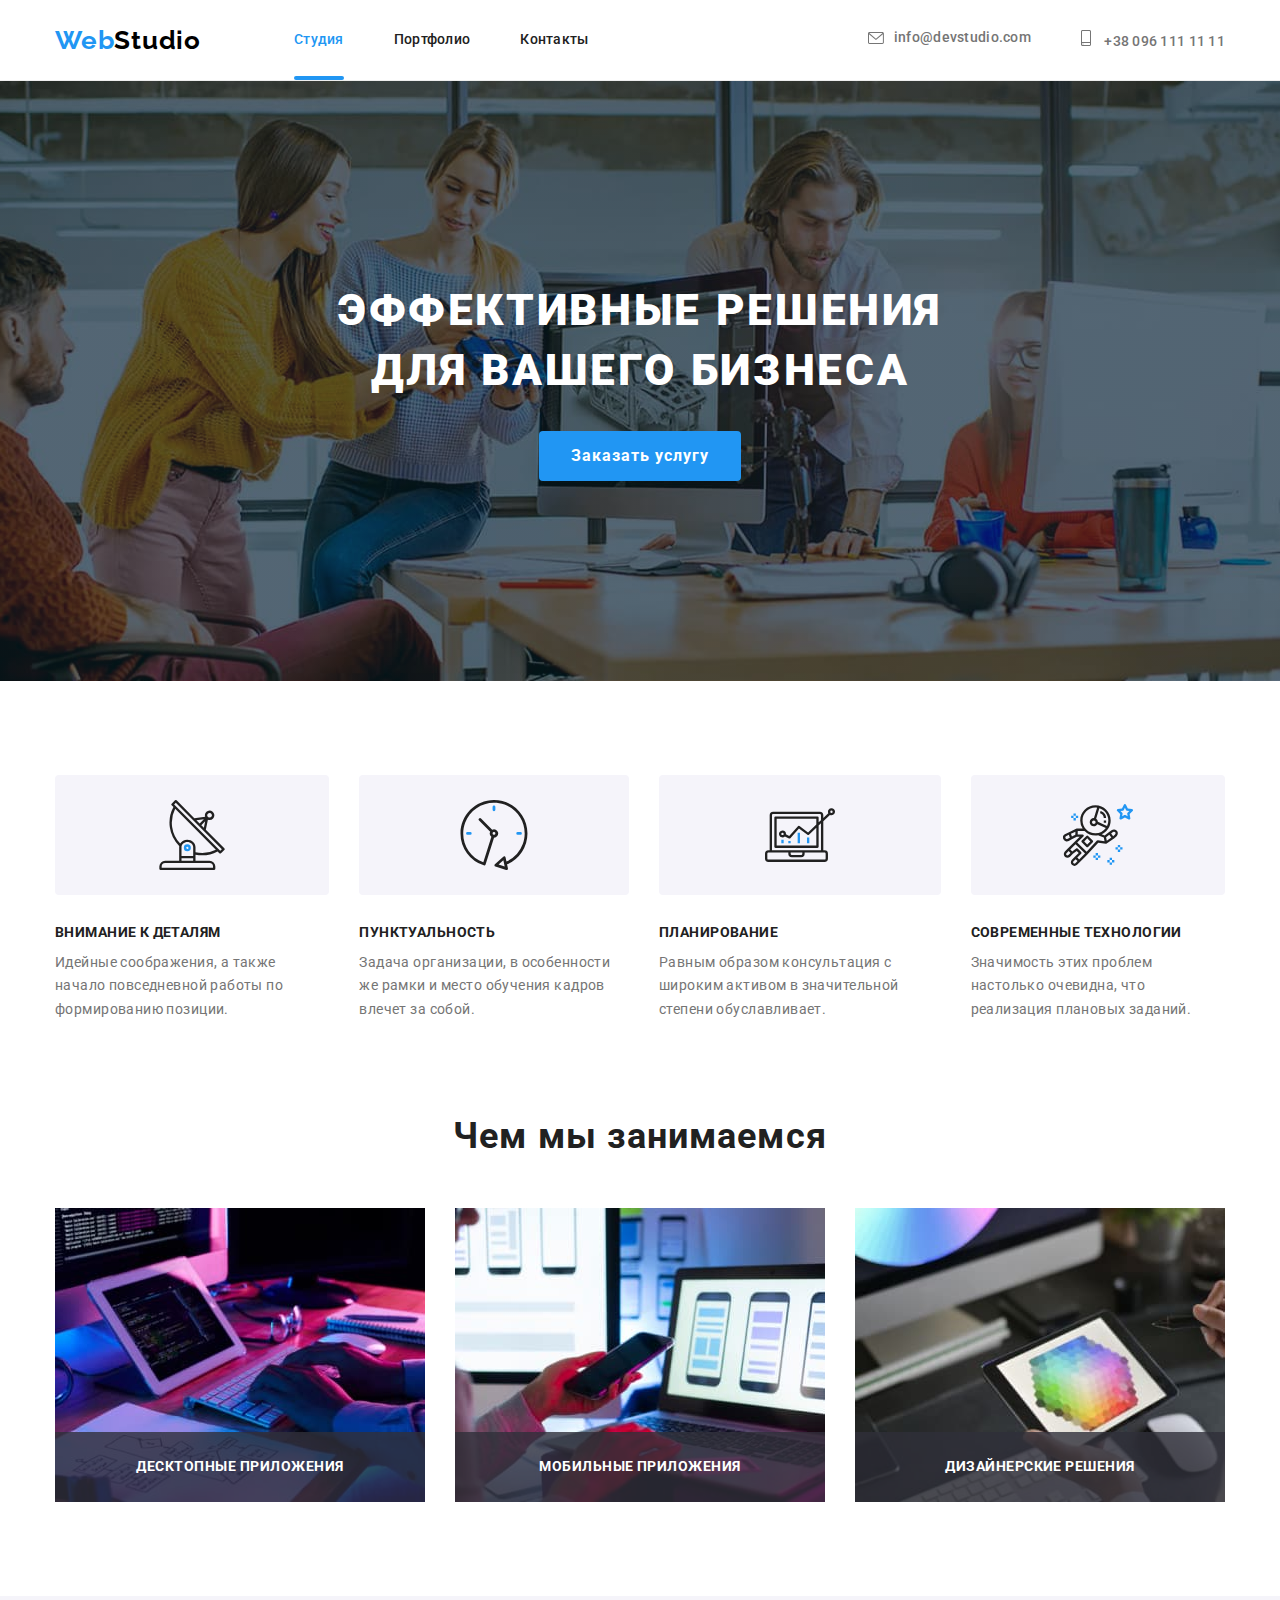
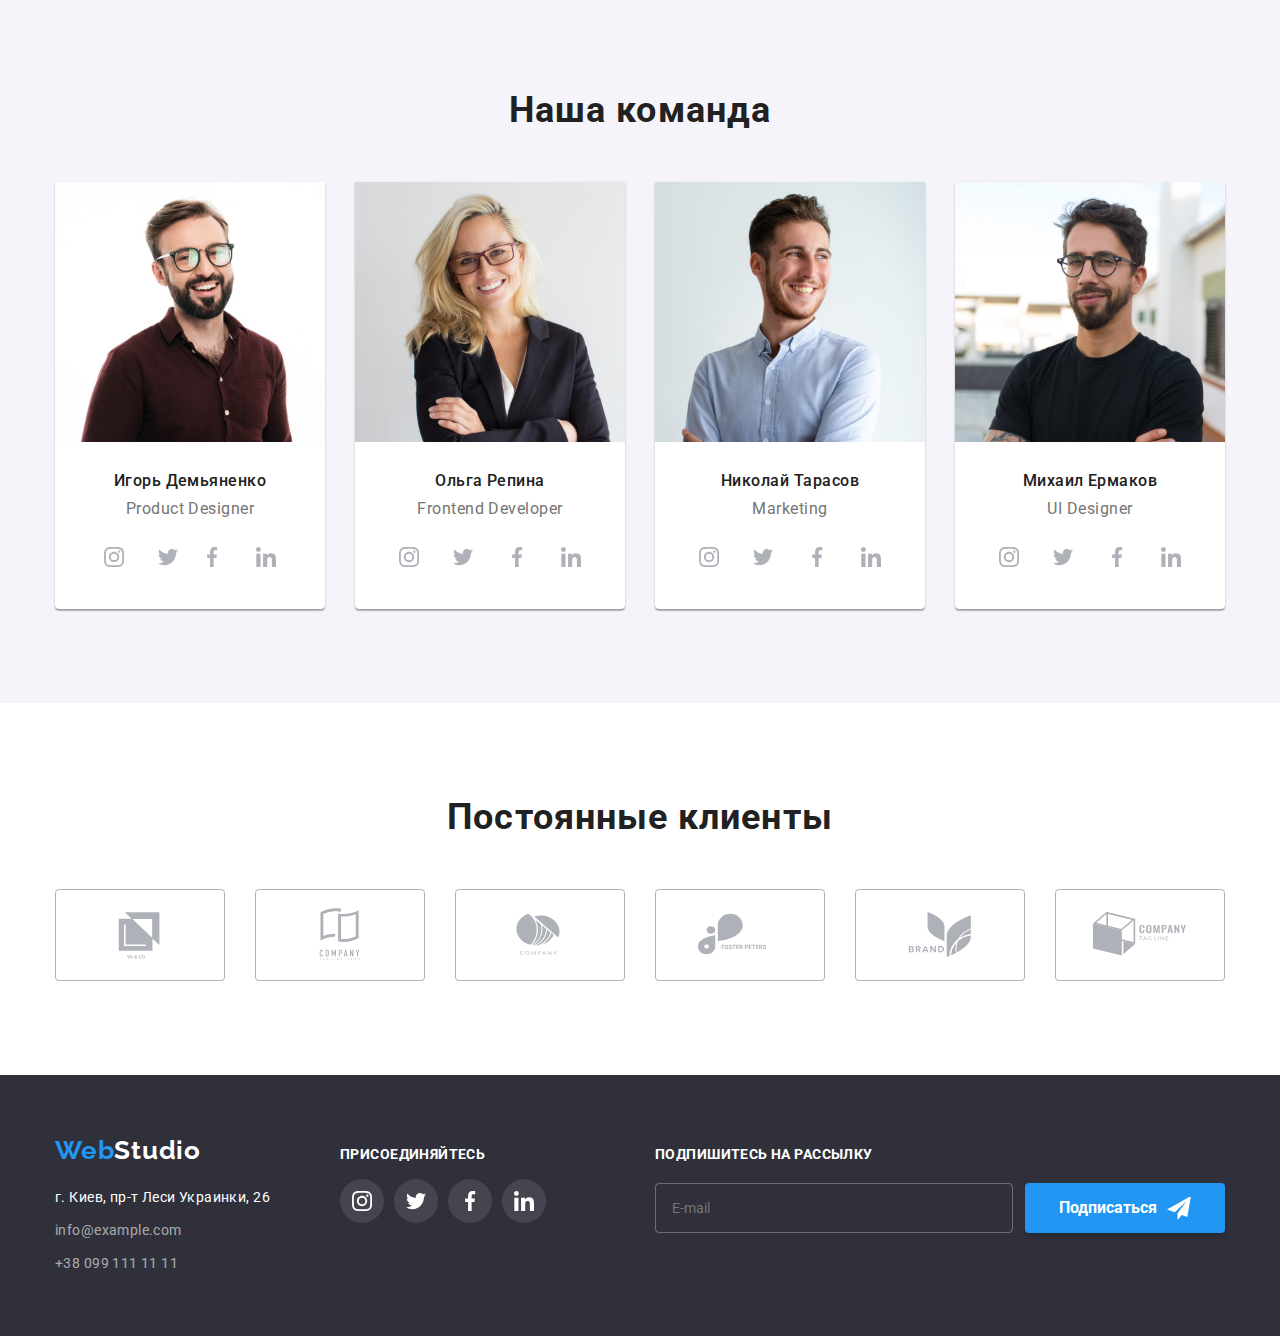
<file: index.html>
<!DOCTYPE html>
<html lang="ru">
  <head>
    <meta charset="UTF-8" />
    <meta http-equiv="X-UA-Compatible" content="IE=edge" />
    <meta name="viewport" content="width=device-width, initial-scale=1.0" />
    <title>Студия</title>
    <link
      rel="stylesheet"
      href="https://cdnjs.cloudflare.com/ajax/libs/modern-normalize/1.1.0/modern-normalize.min.css"
    />
    <link rel="stylesheet" href="./css/style.css" />
    <link
      href="https://fonts.googleapis.com/css2?family=Raleway:wght@400;700&family=Roboto:wght@400;500;700;900&display=swap"
      rel="stylesheet"
    />
  </head>
  <body>
    <header class="page-header">
      <!-- nav-sec -->
      <div class="container head">
        <nav class="nav-panel">
          <a class="logo" href="/">
            <span class="logo__web">Web</span
            ><span class="logo__studio">Studio</span>
          </a>
          <ul class="nav-pages">
            <li><a class="current" href="./index.html">Студия</a></li>
            <li><a href="./portfolio.html">Портфолио</a></li>
            <li><a href="">Контакты</a></li>
          </ul>
        </nav>
        <ul class="nav-contact">
          <li class="nav-contact__mail">
            <a href="mailto:info@devstudio.com">
              <svg class="nav-contact__icon" width="16" height="12">
                <use href="img/icon.svg#envelope"></use>
              </svg>
              info@devstudio.com
            </a>
          </li>
          <li class="nav-contact__tel">
            <a href="tel:+380961111111">
              <svg class="nav-contact__icon" width="10" height="16">
                <use href="img/icon.svg#smartphone"></use>
              </svg>
              +38 096 111 11 11
            </a>
          </li>
        </ul>
      </div>
    </header>
    <main>
      <!-- hero -->

      <section class="section basic-theme">
        <div class="back">
          <div class="container hero">
            <h1 class="hero__title">Эффективные решения для вашего бизнеса</h1>
            <button type="button" class="hero__button" data-modal-open>
              Заказать услугу
            </button>
          </div>
        </div>
      </section>

      <!-- peculiarities -->

      <section class="section pecul">
        <div class="container">
          <ul class="pecul__list">
            <li class="pecul__item">
              <div class="pecul__iconblock">
                <svg class="pecul__icon">
                  <use href="img/icon.svg#antenna"></use>
                </svg>
              </div>
              <h3 class="pecul__head">Внимание к деталям</h3>
              <p class="pecul__parag">
                Идейные соображения, а также начало повседневной работы по
                формированию позиции.
              </p>
            </li>
            <li class="pecul__item">
              <div class="pecul__iconblock">
                <svg class="pecul__icon">
                  <use href="img/icon.svg#clock"></use>
                </svg>
              </div>
              <h3 class="pecul__head">Пунктуальность</h3>
              <p class="pecul__parag">
                Задача организации, в особенности же рамки и место обучения
                кадров влечет за собой.
              </p>
            </li>
            <li class="pecul__item">
              <div class="pecul__iconblock">
                <svg class="pecul__icon">
                  <use href="img/icon.svg#diagram"></use>
                </svg>
              </div>
              <h3 class="pecul__head">Планирование</h3>
              <p class="pecul__parag">
                Равным образом консультация с широким активом в значительной
                степени обуславливает.
              </p>
            </li>
            <li class="pecul__item">
              <div class="pecul__iconblock">
                <svg class="pecul__icon">
                  <use href="img/icon.svg#astronaut"></use>
                </svg>
              </div>
              <h3 class="pecul__head">Современные технологии</h3>
              <p class="pecul__parag">
                Значимость этих проблем настолько очевидна, что реализация
                плановых заданий.
              </p>
            </li>
          </ul>
        </div>
      </section>

      <!-- what we do -->

      <section class="section wwd">
        <div class="container">
          <h2 class="wwd__title">Чем мы занимаемся</h2>
          <ul class="wwd__list">
            <li class="wwd__item">
              <div class="wwd-card">
                <div class="wwd-card__meta">ДЕСКТОПНЫЕ ПРИЛОЖЕНИЯ</div>
                <img src="./img/img1.jpg" alt="программирование" width="370" />
              </div>
            </li>
            <li class="wwd__item">
              <div class="wwd-card">
                <div class="wwd-card__meta">МОБИЛЬНЫЕ ПРИЛОЖЕНИЯ</div>
                <img
                  src="./img/img2.jpg"
                  alt="разработка мобильных приложений"
                  width="370"
                />
              </div>
            </li>
            <li class="wwd__item">
              <div class="wwd-card">
                <div class="wwd-card__meta">ДИЗАЙНЕРСКИЕ РЕШЕНИЯ</div>
                <img
                  src="./img/img3.jpg"
                  alt="графический дизайн"
                  width="370"
                />
              </div>
            </li>
          </ul>
        </div>
      </section>

      <!-- our team -->

      <section class="section team">
        <div class="container">
          <h2 class="team__title">Наша команда</h2>
          <ul class="team__list">
            <li class="team__item">
              <img
                src="./img/igor.jpg"
                alt="Фото Игорь Демьяненко"
                width="270"
              />
              <div class="team-card">
                <h3 class="team-card__name">Игорь Демьяненко</h3>
                <p class="team-card__position">Product Designer</p>
                <ul class="soc-media">
                  <li class="soc-media__item">
                    <a href="/" class="soc-media__link">
                      <svg class="soc-media__icon" width="20" height="20">
                        <use href="img/icon.svg#instagram"></use>
                      </svg>
                    </a>
                  </li>
                  <li class="soc-media-item">
                    <a href="/" class="soc-media__link">
                      <svg class="soc-media__icon" width="20" height="20">
                        <use href="img/icon.svg#twitter"></use>
                      </svg>
                    </a>
                  </li>
                  <li class="soc-media__item">
                    <a href="/" class="soc-media__link">
                      <svg class="soc-media__icon" width="20" height="20">
                        <use href="img/icon.svg#facebook"></use>
                      </svg>
                    </a>
                  </li>
                  <li class="soc-media__item">
                    <a href="/" class="soc-media__link">
                      <svg class="soc-media__icon" width="20" height="20">
                        <use href="img/icon.svg#linkedin"></use>
                      </svg>
                    </a>
                  </li>
                </ul>
              </div>
            </li>
            <li class="team__item">
              <img src="./img/olga.jpg" alt="Фото Ольга Репина" width="270" />
              <div class="team-card">
                <h3 class="team-card__name">Ольга Репина</h3>
                <p class="team-card__position">Frontend Developer</p>
                <ul class="soc-media">
                  <li class="soc-media__item">
                    <a href="/" class="soc-media__link">
                      <svg class="soc-media__icon" width="20" height="20">
                        <use href="img/icon.svg#instagram"></use>
                      </svg>
                    </a>
                  </li>
                  <li class="soc-media__item">
                    <a href="/" class="soc-media__link">
                      <svg class="soc-media__icon" width="20" height="20">
                        <use href="img/icon.svg#twitter"></use>
                      </svg>
                    </a>
                  </li>
                  <li class="soc-media__item">
                    <a href="/" class="soc-media__link">
                      <svg class="soc-media__icon" width="20" height="20">
                        <use href="img/icon.svg#facebook"></use>
                      </svg>
                    </a>
                  </li>
                  <li class="soc-media__item">
                    <a href="/" class="soc-media__link">
                      <svg class="soc-media__icon" width="20" height="20">
                        <use href="img/icon.svg#linkedin"></use>
                      </svg>
                    </a>
                  </li>
                </ul>
              </div>
            </li>
            <li class="team__item">
              <img
                src="./img/nikolay.jpg"
                alt="Фото Николай Тарасов"
                width="270"
              />
              <div class="team-card">
                <h3 class="team-card__name">Николай Тарасов</h3>
                <p class="team-card__position">Marketing</p>
                <ul class="soc-media">
                  <li class="soc-media__item">
                    <a href="/" class="soc-media__link">
                      <svg class="soc-media__icon" width="20" height="20">
                        <use href="img/icon.svg#instagram"></use>
                      </svg>
                    </a>
                  </li>
                  <li class="soc-media__item">
                    <a href="/" class="soc-media__link">
                      <svg class="soc-media__icon" width="20" height="20">
                        <use href="img/icon.svg#twitter"></use>
                      </svg>
                    </a>
                  </li>
                  <li class="soc-media__item">
                    <a href="/" class="soc-media__link">
                      <svg class="soc-media__icon" width="20" height="20">
                        <use href="img/icon.svg#facebook"></use>
                      </svg>
                    </a>
                  </li>
                  <li class="soc-media__item">
                    <a href="/" class="soc-media__link">
                      <svg class="soc-media__icon" width="20" height="20">
                        <use href="img/icon.svg#linkedin"></use>
                      </svg>
                    </a>
                  </li>
                </ul>
              </div>
            </li>
            <li class="team__item">
              <img src="./img/mike.jpg" alt="Фото Михаил Ермаков" width="270" />
              <div class="team-card">
                <h3 class="team-card__name">Михаил Ермаков</h3>
                <p class="team-card__position">UI Designer</p>
                <ul class="soc-media">
                  <li class="soc-media__item">
                    <a href="/" class="soc-media__link">
                      <svg class="soc-media__icon" width="20" height="20">
                        <use href="img/icon.svg#instagram"></use>
                      </svg>
                    </a>
                  </li>
                  <li class="soc-media__item">
                    <a href="/" class="soc-media__link">
                      <svg class="soc-media__icon" width="20" height="20">
                        <use href="img/icon.svg#twitter"></use>
                      </svg>
                    </a>
                  </li>
                  <li class="soc-media__item">
                    <a href="/" class="soc-media__link">
                      <svg class="soc-media__icon" width="20" height="20">
                        <use href="img/icon.svg#facebook"></use>
                      </svg>
                    </a>
                  </li>
                  <li class="soc-media__item">
                    <a href="/" class="soc-media__link">
                      <svg class="soc-media__icon" width="20" height="20">
                        <use href="img/icon.svg#linkedin"></use>
                      </svg>
                    </a>
                  </li>
                </ul>
              </div>
            </li>
          </ul>
        </div>
      </section>

      <!-- regular clients -->

      <section class="section client">
        <div class="container">
          <h2 class="client__title">Постоянные клиенты</h2>
          <ul class="client__list">
            <li class="client__item">
              <a class="client__link" href="/">
                <svg class="client__icon" width="106" height="60">
                  <use href="img/icon.svg#union"></use>
                </svg>
              </a>
            </li>
            <li class="client__item">
              <a class="client__link" href="/">
                <svg class="client__icon" width="106" height="60">
                  <use href="img/icon.svg#union2"></use>
                </svg>
              </a>
            </li>
            <li class="client__item">
              <a class="client__link" href="/">
                <svg class="client__icon" width="106" height="60">
                  <use href="img/icon.svg#union3"></use>
                </svg>
              </a>
            </li>
            <li class="client__item">
              <a class="client__link" href="/">
                <svg class="client__icon" width="106" height="60">
                  <use href="img/icon.svg#union4"></use>
                </svg>
              </a>
            </li>
            <li class="client__item">
              <a class="client__link" href="/">
                <svg class="client__icon" width="106" height="60">
                  <use href="img/icon.svg#union5"></use>
                </svg>
              </a>
            </li>
            <li class="client__item">
              <a class="client__link" href="/">
                <svg class="client__icon" width="106" height="60">
                  <use href="img/icon.svg#union6"></use>
                </svg>
              </a>
            </li>
          </ul>
        </div>
      </section>
    </main>

    <footer class="footer">
      <div class="footer-sec container">
        <div>
          <a class="logo" href="/">
            <span class="logo__web">Web</span
            ><span class="logo__studio--footer">Studio</span>
          </a>

          <!-- connection -->

          <address>
            г. Киев, пр-т Леси Украинки, 26
            <ul class="conn-list">
              <li class="conn-list__item">
                <a href="mailto:info@example.com">info@example.com</a>
              </li>
              <li class="conn-list__item">
                <a href="tel:+380991111111">+38 099 111 11 11</a>
              </li>
            </ul>
          </address>
        </div>

        <div class="join">
          <h3 class="join__title">ПРИСОЕДИНЯЙТЕСЬ</h3>
          <ul class="soc-media">
            <li class="soc-media__item">
              <a href="/" class="soc-media__link">
                <svg class="soc-media__icon" width="20" height="20">
                  <use href="img/icon.svg#instagram"></use>
                </svg>
              </a>
            </li>
            <li class="soc-media__item">
              <a href="/" class="soc-media__link">
                <svg class="soc-media__icon" width="20" height="20">
                  <use href="img/icon.svg#twitter"></use>
                </svg>
              </a>
            </li>
            <li class="soc-media__item">
              <a href="/" class="soc-media__link">
                <svg class="soc-media__icon" width="20" height="20">
                  <use href="img/icon.svg#facebook"></use>
                </svg>
              </a>
            </li>
            <li class="soc-media__item">
              <a href="/" class="soc-media__link">
                <svg class="soc-media__icon" width="20" height="20">
                  <use href="img/icon.svg#linkedin"></use>
                </svg>
              </a>
            </li>
          </ul>
        </div>
        <form class="join-form">
          <label for="subscribe" class="join__title"
            >ПОДПИШИТЕСЬ НА РАССЫЛКУ
            <div class="subscribe">
              <input
                type="email"
                id="subscribe"
                class="subscribe__input"
                name="email"
                placeholder="E-mail"
              />
              <button type="submit" class="subscribe__button">
                Подписаться
                <svg class="subscribe__icon" width="24" height="24">
                  <use href="img/icon.svg#icon-send"></use>
                </svg>
              </button>
            </div>
          </label>
        </form>
      </div>
    </footer>

    <!-- modal window -->

    <div class="backdrop is-hidden" data-modal>
      <div class="modal">
        <button class="button-close" data-modal-close>
          <svg class="button-close__icon" width="18" height="18">
            <use href="img/icon.svg#close"></use>
          </svg>
        </button>
        <form name="leave-info" class="modal-form">
          <h2 class="modal-form__title">
            Оставьте свои данные, мы вам перезвоним
          </h2>
          <div class="modal-form__box">
            <label for="name" class="modal-form__label">Имя</label>
            <input
              type="text"
              id="name"
              class="modal-form__input"
              name="name"
            />
            <svg class="modform-icon" width="18" height="18">
              <use href="img/icon.svg#person-black"></use>
            </svg>
          </div>
          <div class="modal-form__box">
            <label for="tel" class="modal-form__label">Телефон</label>
            <input type="tel" id="tel" class="modal-form__input" name="tel" />
            <svg class="modform-icon" width="18" height="18">
              <use href="img/icon.svg#phone-black"></use>
            </svg>
          </div>
          <div class="modal-form__box">
            <label for="mail" class="modal-form__label">Почта</label>
            <input
              type="email"
              id="mail"
              class="modal-form__input"
              name="mail"
            />
            <svg class="modform-icon" width="18" height="18">
              <use href="img/icon.svg#email-black"></use>
            </svg>
          </div>
          <div class="modal-form__box">
            <label for="comment" class="modal-form__label">Комментарий</label>
            <textarea
              name="comment"
              id="comment"
              class="modal-form__input textarea"
              placeholder="Введите текст"
            ></textarea>
          </div>
          <div class="modal-chekbox">
            <label for="agreement" class="modal-chekbox__label">
              <input
                type="checkbox"
                name="agreement"
                id="agreement"
                class="modal-chekbox__input"
                value="agree"
              />
              <span class="icon-box--nochecked">
                <svg class="nochecked-icon" width="16" height="15">
                  <use href="img/icon.svg#border-icon"></use>
                </svg>
              </span>
              <span class="icon-box--checked">
                <svg class="checked-icon" width="16" height="15">
                  <use href="img/icon.svg#icon-check"></use>
                </svg>
              </span>
              Соглашаюсь с рассылкой и принимаю&nbsp;<a
                href=""
                class="agree-doc"
                >Условия договора</a
              >
            </label>
          </div>
          <button type="submit" class="modal-form__button">Отправить</button>
        </form>
      </div>
    </div>
    <script src="./js/modal.js"></script>
  </body>
</html>
</file>
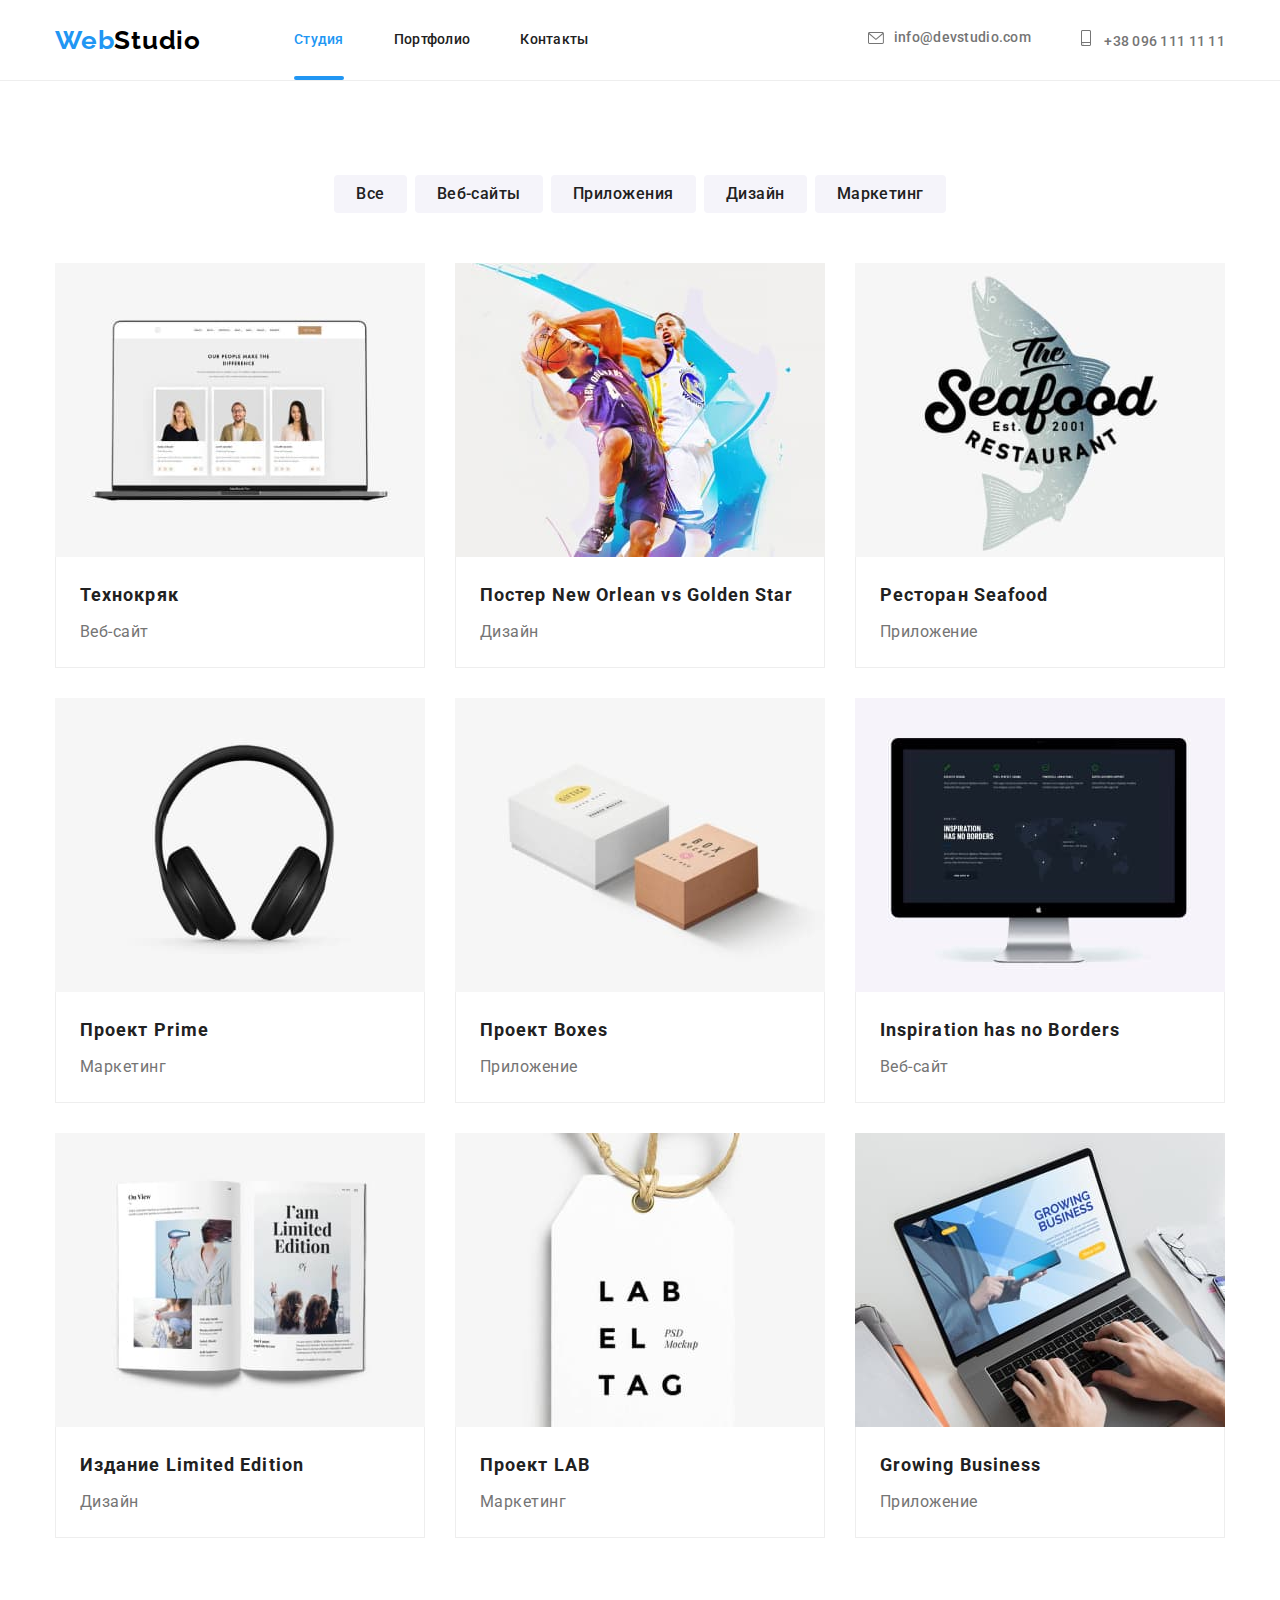
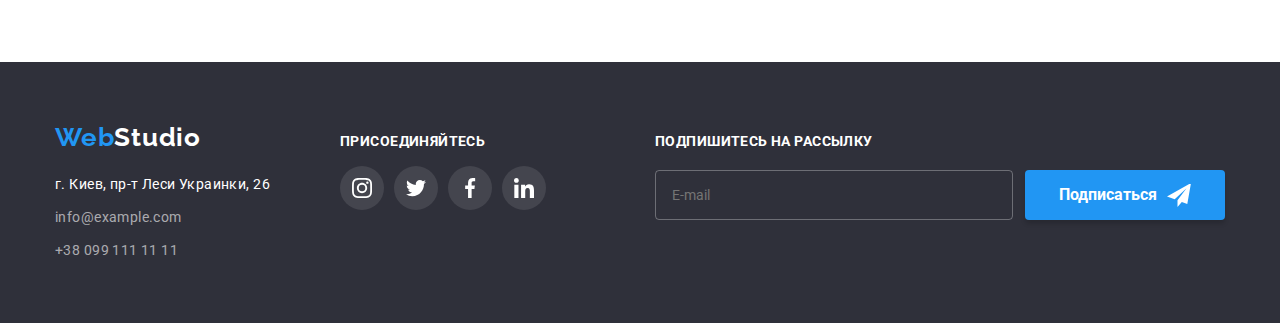
<file: portfolio.html>
<!DOCTYPE html>
<html lang="ru">
  <head>
    <meta charset="UTF-8" />
    <meta http-equiv="X-UA-Compatible" content="IE=edge" />
    <meta name="viewport" content="width=device-width, initial-scale=1.0" />
    <title>Портфолио</title>
    <link
      rel="stylesheet"
      href="https://cdnjs.cloudflare.com/ajax/libs/modern-normalize/1.1.0/modern-normalize.min.css"
    />
    <link rel="stylesheet" href="./css/style.css" />
    <link
      href="https://fonts.googleapis.com/css2?family=Raleway:wght@400;700&family=Roboto:wght@400;500;700;900&display=swap"
      rel="stylesheet"
    />
  </head>
  <body>
    <header class="page-header">
      <!-- nav-sec -->
      <div class="container head">
        <nav class="nav-panel">
          <a class="logo" href="/">
            <span class="logo__web">Web</span
            ><span class="logo__studio">Studio</span>
          </a>
          <ul class="nav-pages">
            <li><a class="current" href="./index.html">Студия</a></li>
            <li><a href="./portfolio.html">Портфолио</a></li>
            <li><a href="">Контакты</a></li>
          </ul>
        </nav>
        <ul class="nav-contact">
          <li class="nav-contact__mail">
            <a href="mailto:info@devstudio.com">
              <svg class="nav-contact__icon" width="16" height="12">
                <use href="img/icon.svg#envelope"></use>
              </svg>
              info@devstudio.com
            </a>
          </li>
          <li class="nav-contact__tel">
            <a href="tel:+380961111111">
              <svg class="nav-contact__icon" width="10" height="16">
                <use href="img/icon.svg#smartphone"></use>
              </svg>
              +38 096 111 11 11
            </a>
          </li>
        </ul>
      </div>
    </header>

    <main>
      <!-- poject -->
      <section class="section">
        <!-- <h1>Фильтр</h1> -->
        <div class="container">
          <ul class="filter">
            <li class="filter__item">
              <button type="button" class="filter__button">Все</button>
            </li>
            <li class="filter__item">
              <button type="button" class="filter__button">Веб-сайты</button>
            </li>
            <li class="filter__item">
              <button type="button" class="filter__button">Приложения</button>
            </li>
            <li class="filter__item">
              <button type="button" class="filter__button">Дизайн</button>
            </li>
            <li class="filter__item">
              <button type="button" class="filter__button">Маркетинг</button>
            </li>
          </ul>
          <ul class="project">
            <li class="project__item">
              <a class="project__link" href="/">
                <div class="project__card">
                  <div class="project__meta">
                    Lorem ipsum dolor, sit amet consectetur adipisicing elit.
                    Expedita aut ipsam ullam distinctio ratione fugiat sunt.
                    Quia obcaecati inventore laboriosam aperiam beatae aut
                    facilis fugit?
                  </div>
                  <img
                    src="./img/laptop.jpg"
                    alt="Картинка ноутбук"
                    width="370"
                    height="294"
                  />
                </div>
                <div class="project__info">
                  <h2 class="project__name">Технокряк</h2>
                  <p class="project__product">Веб-сайт</p>
                </div>
              </a>
            </li>
            <li class="project__item">
              <a class="project__link" href="/">
                <div class="project__card">
                  <div class="project__meta">
                    Lorem ipsum dolor, sit amet consectetur adipisicing elit.
                    Expedita aut ipsam ullam distinctio ratione fugiat sunt.
                    Quia obcaecati inventore laboriosam aperiam beatae aut
                    facilis fugit?
                  </div>
                  <img
                    src="./img/poster.jpg"
                    alt="Картинка баскетбольный постер"
                    width="370"
                    height="294"
                  />
                </div>
                <div class="project__info">
                  <h2 class="project__name">
                    Постер New Orlean vs Golden Star
                  </h2>
                  <p class="project__product">Дизайн</p>
                </div>
              </a>
            </li>
            <li class="project__item">
              <a class="project__link" href="/">
                <div class="project__card">
                  <div class="project__meta">
                    Lorem ipsum dolor, sit amet consectetur adipisicing elit.
                    Expedita aut ipsam ullam distinctio ratione fugiat sunt.
                    Quia obcaecati inventore laboriosam aperiam beatae aut
                    facilis fugit?
                  </div>
                  <img
                    src="./img/seafoodlogo.jpg"
                    alt="Картинга логотипа ресто"
                    width="370"
                    height="294"
                  />
                </div>
                <div class="project__info">
                  <h2 class="project__name">Ресторан Seafood</h2>
                  <p class="project__product">Приложение</p>
                </div>
              </a>
            </li>
            <li class="project__item">
              <a class="project__link" href="/">
                <div class="project__card">
                  <div class="project__meta">
                    Lorem ipsum dolor, sit amet consectetur adipisicing elit.
                    Expedita aut ipsam ullam distinctio ratione fugiat sunt.
                    Quia obcaecati inventore laboriosam aperiam beatae aut
                    facilis fugit?
                  </div>
                  <img
                    src="./img/headphone.jpg"
                    alt="Наушники"
                    width="370"
                    height="294"
                  />
                </div>
                <div class="project__info">
                  <h2 class="project__name">Проект Prime</h2>
                  <p class="project__product">Маркетинг</p>
                </div>
              </a>
            </li>
            <li class="project__item">
              <a class="project__link" href="/">
                <div class="project__card">
                  <div class="project__meta">
                    Lorem ipsum dolor, sit amet consectetur adipisicing elit.
                    Expedita aut ipsam ullam distinctio ratione fugiat sunt.
                    Quia obcaecati inventore laboriosam aperiam beatae aut
                    facilis fugit?
                  </div>
                  <img
                    src="./img/projectboxes.jpg"
                    alt="Картинка коробки"
                    width="370"
                    height="294"
                  />
                </div>
                <div class="project__info">
                  <h2 class="project__name">Проект Boxes</h2>
                  <p class="project__product">Приложение</p>
                </div>
              </a>
            </li>
            <li class="project__item">
              <a class="project__link" href="/">
                <div class="project__card">
                  <div class="project__meta">
                    Lorem ipsum dolor, sit amet consectetur adipisicing elit.
                    Expedita aut ipsam ullam distinctio ratione fugiat sunt.
                    Quia obcaecati inventore laboriosam aperiam beatae aut
                    facilis fugit?
                  </div>
                  <img
                    src="./img/monoblock.jpg "
                    alt="Картинка моноблок"
                    width="370"
                    height="294"
                  />
                </div>
                <div class="project__info">
                  <h2 class="project__name">Inspiration has no Borders</h2>
                  <p class="project__product">Веб-сайт</p>
                </div>
              </a>
            </li>
            <li class="project__item">
              <a class="project__link" href="/">
                <div class="project__card">
                  <div class="project__meta">
                    Lorem ipsum dolor, sit amet consectetur adipisicing elit.
                    Expedita aut ipsam ullam distinctio ratione fugiat sunt.
                    Quia obcaecati inventore laboriosam aperiam beatae aut
                    facilis fugit?
                  </div>
                  <img
                    src="./img/magazines.jpg"
                    alt="Картинка журнала"
                    width="370"
                    height="294"
                  />
                </div>
                <div class="project__info">
                  <h2 class="project__name">Издание Limited Edition</h2>
                  <p class="project__product">Дизайн</p>
                </div>
              </a>
            </li>
            <li class="project__item">
              <a class="project__link" href="/">
                <div class="project__card">
                  <div class="project__meta">
                    Lorem ipsum dolor, sit amet consectetur adipisicing elit.
                    Expedita aut ipsam ullam distinctio ratione fugiat sunt.
                    Quia obcaecati inventore laboriosam aperiam beatae aut
                    facilis fugit?
                  </div>
                  <img
                    src="./img/projectlab.jpg"
                    alt="Картинка бирки LAB"
                    width="370"
                    height="294"
                  />
                </div>
                <div class="project__info">
                  <h2 class="project__name">Проект LAB</h2>
                  <p class="project__product">Маркетинг</p>
                </div>
              </a>
            </li>
            <li class="project__item">
              <a class="project__link" href="/">
                <div class="project__card">
                  <div class="project__meta">
                    Lorem ipsum dolor, sit amet consectetur adipisicing elit.
                    Expedita aut ipsam ullam distinctio ratione fugiat sunt.
                    Quia obcaecati inventore laboriosam aperiam beatae aut
                    facilis fugit?
                  </div>
                  <img
                    src="./img/laptop2.jpg"
                    alt="Картинка работы за ноутбуком"
                    width="370"
                    height="294"
                  />
                </div>
                <div class="project__info">
                  <h2 class="project__name">Growing Business</h2>
                  <p class="project__product">Приложение</p>
                </div>
              </a>
            </li>
          </ul>
        </div>
      </section>
    </main>

    <footer class="footer">
      <div class="footer-sec container">
        <div>
          <a class="logo" href="/">
            <span class="logo__web">Web</span
            ><span class="logo__studio--footer">Studio</span>
          </a>

          <!-- connection -->

          <address>
            г. Киев, пр-т Леси Украинки, 26
            <ul class="conn-list">
              <li class="conn-list__item">
                <a href="mailto:info@example.com">info@example.com</a>
              </li>
              <li class="conn-list__item">
                <a href="tel:+380991111111">+38 099 111 11 11</a>
              </li>
            </ul>
          </address>
        </div>

        <div class="join">
          <h3 class="join__title">ПРИСОЕДИНЯЙТЕСЬ</h3>
          <ul class="soc-media">
            <li class="soc-media__item">
              <a href="/" class="soc-media__link">
                <svg class="soc-media__icon" width="20" height="20">
                  <use href="img/icon.svg#instagram"></use>
                </svg>
              </a>
            </li>
            <li class="soc-media__item">
              <a href="/" class="soc-media__link">
                <svg class="soc-media__icon" width="20" height="20">
                  <use href="img/icon.svg#twitter"></use>
                </svg>
              </a>
            </li>
            <li class="soc-media__item">
              <a href="/" class="soc-media__link">
                <svg class="soc-media__icon" width="20" height="20">
                  <use href="img/icon.svg#facebook"></use>
                </svg>
              </a>
            </li>
            <li class="soc-media__item">
              <a href="/" class="soc-media__link">
                <svg class="soc-media__icon" width="20" height="20">
                  <use href="img/icon.svg#linkedin"></use>
                </svg>
              </a>
            </li>
          </ul>
        </div>
        <form class="join-form">
          <label for="subscribe" class="join__title"
            >ПОДПИШИТЕСЬ НА РАССЫЛКУ
            <div class="subscribe">
              <input
                type="email"
                id="subscribe"
                class="subscribe__input"
                name="email"
                placeholder="E-mail"
              />
              <button type="submit" class="subscribe__button">
                Подписаться
                <svg class="subscribe__icon" width="24" height="24">
                  <use href="img/icon.svg#icon-send"></use>
                </svg>
              </button>
            </div>
          </label>
        </form>
      </div>
    </footer>
  </body>
</html>
</file>
<file: css/style.css>
:root {
  --basic-text-color: #212121;
  --secondary-text-color: #757575;
  --accented-text-color: #2196f3;
  --icon-color: #afb1b8;
}
body {
  font-family: Roboto, sans-serif;
  color: #212121;
  letter-spacing: 0.03em;
}
.section {
  padding-top: 94px;
  padding-bottom: 94px;
}
.container {
  width: 1200px;
  margin: 0 auto;
  padding-left: 15px;
  padding-right: 15px;
  /* background-color: tomato; */
}
h1,
h2,
h3,
p {
  margin-bottom: 0;
  margin-top: 0;
}
ul,
li {
  padding: 0;
  margin: 0;
}
img {
  display: block;
}
/* navigation sec  */
.page-header {
  border-bottom: 1px solid #eeeeee;
}
header {
  background-color: #ffffff;
}
ul {
  list-style: none;
}
.container.head {
  display: flex;
  align-items: center;
}
.logo {
  text-decoration: none;
  font-family: Raleway, sans-serif;
  font-weight: 700;
  font-size: 26px;
  letter-spacing: 0.03em;
  line-height: 1.19;
}
.nav-panel > .logo {
  margin-right: 93px;
}
.logo__web {
  color: var(--accented-text-color);
}
.logo__studio {
  color: #000000;
}
.nav-panel .link.current {
  color: var(--accented-text-color);
}
.nav-panel {
  display: flex;
  align-items: center;
}
.nav-pages {
  display: flex;
  font-weight: 500;
  font-size: 14px;
  line-height: 1.14;
  letter-spacing: 0.02em;
  color: #212121;
  cursor: pointer;
}
.nav-pages li {
  position: relative;
}
.current::after {
  content: "";
  position: absolute;
  bottom: 0;
  display: block;
  width: 100%;
  height: 4px;
  border-radius: 2px;
  background-color: var(--accented-text-color);
}
.nav-pages li:not(:first-child) {
  margin-left: 50px;
}
.nav-pages a {
  display: block;
  padding-top: 32px;
  padding-bottom: 32px;
  color: inherit;
  text-decoration: none;
  transition: color 250ms cubic-bezier(0.4, 0, 0.2, 1);
}
.nav-pages a.current {
  color: var(--accented-text-color);
}
.nav-pages a:hover,
.nav-pages a:focus {
  color: var(--accented-text-color);
}
.nav-contact {
  display: flex;
  margin-left: auto;
}
.nav-contact li:not(:first-child) {
  margin-left: 50px;
}
.nav-contact a {
  text-decoration: none;
  font-weight: 500;
  font-size: 14px;
  line-height: 1.14;
  letter-spacing: 0.02em;
  cursor: pointer;
  fill: var(--secondary-text-color);
  color: var(--secondary-text-color);
  transition: color 250ms cubic-bezier(0.4, 0, 0.2, 1),
    fill 250ms cubic-bezier(0.4, 0, 0.2, 1);
}
.nav-contact__icon {
  margin-right: 10px;
}
.nav-contact a:hover,
.nav-contact a:focus {
  color: var(--accented-text-color);
  fill: var(--accented-text-color);
}
.nav-contact__mail a,
.nav-contact__telephone a {
  display: flex;
  align-items: center;
}

/* hero */

.basic-theme {
  margin: 0 auto;
  max-width: 1600px;
  text-align: center;
  justify-content: center;
  background-color: #2f303a;
  padding-top: 0px;
  padding-bottom: 0px;
}
.hero {
  padding-top: 200px;
  padding-bottom: 200px;
}

.hero__title {
  margin-left: auto;
  margin-right: auto;
  max-width: 696px;
  margin-bottom: 30px;
  font-weight: 900;
  font-size: 44px;
  line-height: 1.36;
  letter-spacing: 0.06em;
  text-transform: uppercase;
  color: #ffffff;
}
.back {
  margin-left: auto;
  margin-right: auto;
  background-image: linear-gradient(
      to right,
      rgba(7, 48, 58, 0.4),
      rgba(7, 48, 58, 0.4)
    ),
    url(../img/hero.jpg);
  background-position: center;
}
/* all button */

.hero__button {
  padding: 10px 32px;
  font-weight: 700;
  font-size: 16px;
  line-height: 1.88;
  letter-spacing: 0.06em;
  cursor: pointer;
  color: #ffffff;
  background-color: var(--accented-text-color);
  border: 0px;
  border-radius: 4px;
  transition: background-color 250ms cubic-bezier(0.4, 0, 0.2, 1),
    box-shadow 250ms cubic-bezier(0.4, 0, 0.2, 1);
}
.hero__button:hover,
.hero__button:focus {
  background-color: #188ce8;
  box-shadow: 0px 4px 4px rgba(0, 0, 0, 0.15);
}
.filter__button {
  padding: 6px 22px;
  font-weight: 500;
  font-size: 16px;
  line-height: 1.62;
  text-align: center;
  letter-spacing: 0.03em;
  background-color: #f5f4fa;
  color: var(--basic-text-color);
  border: none;
  border-radius: 4px;
  cursor: pointer;
  transition: background-color 250ms cubic-bezier(0.4, 0, 0.2, 1),
    box-shadow 250ms cubic-bezier(0.4, 0, 0.2, 1),
    color 250ms cubic-bezier(0.4, 0, 0.2, 1);
}
.filter__button:hover,
.filter__button:focus {
  color: #ffffff;
  background-color: var(--accented-text-color);
  box-shadow: 0px 3px 1px rgba(0, 0, 0, 0.1), 0px 1px 2px rgba(0, 0, 0, 0.08),
    0px 2px 2px rgba(0, 0, 0, 0.12);
}
/* peculiarities */
.pecul__list {
  display: flex;
}

.pecul__item:not(:last-child) {
  margin-right: 30px;
}

.pecul__head {
  margin-bottom: 10px;
  font-weight: 700;
  font-size: 14px;
  line-height: 1.14;
  letter-spacing: 0.03em;
  text-transform: uppercase;
}
.pecul__parag {
  font-weight: 400;
  font-size: 14px;
  line-height: 1.7;
  letter-spacing: 0.03em;
  color: #757575;
}
.pecul__iconblock {
  display: flex;
  align-items: center;
  justify-content: center;
  /* width: 270px; */
  height: 120px;
  margin-bottom: 30px;
  background: #f5f4fa;
  border-radius: 4px;
}
.pecul__icon {
  width: 70px;
  height: 70px;
}
/* what we do */
.section.wwd {
  padding-top: 0;
}
.wwd__title {
  margin-bottom: 50px;
  font-weight: 700;
  font-size: 36px;
  line-height: 1.16;
  text-align: center;
  letter-spacing: 0.03em;
}
.wwd__list {
  display: flex;
}
.wwd__item:not(:last-child) {
  margin-right: 30px;
}
.wwd-card {
  position: relative;
}
.wwd-card__meta {
  position: absolute;
  display: flex;
  justify-content: center;
  align-items: center;
  bottom: 0;
  width: 100%;
  height: 70px;
  font-weight: 700;
  font-size: 14px;
  line-height: 1.14;
  text-align: center;
  color: #ffffff;
  background: rgba(47, 48, 58, 0.8);
}
/* team */
.team {
  background-color: #f5f4fa;
}
.team__list {
  display: flex;
}
.team__title {
  margin-bottom: 50px;
  font-weight: 700;
  font-size: 36px;
  line-height: 1.16;
  text-align: center;
  letter-spacing: 0.03em;
}
.team__item {
  background: #ffffff;
  box-shadow: 0px 1px 3px rgba(0, 0, 0, 0.12), 0px 1px 1px rgba(0, 0, 0, 0.14),
    0px 2px 1px rgba(0, 0, 0, 0.2);
  border-radius: 0px 0px 4px 4px;
}
.team__item:not(:last-child) {
  margin-right: 30px;
}
.team-card {
  padding-top: 30px;
  padding-bottom: 30px;
}
.team-card__name {
  font-weight: 500;
  font-size: 16px;
  line-height: 1.18;
  text-align: center;
  letter-spacing: 0.03em;
}
.team-card__position {
  margin-top: 10px;
  font-weight: 400;
  font-size: 16px;
  line-height: 1.18;
  text-align: center;
  letter-spacing: 0.03em;
  color: var(--secondary-text-color);
}
.soc-media {
  margin-top: 16px;
  display: flex;
  justify-content: center;
  align-items: center;
}
.soc-media__item:not(:last-child) {
  margin-right: 10px;
}
.soc-media__link {
  display: flex;
  justify-content: center;
  align-items: center;
  height: 44px;
  width: 44px;
  border: none;
  border-radius: 50%;
  cursor: pointer;
  box-shadow: none;
  background-color: #ffffff;
  fill: var(--icon-color);
  transition: background-color 250ms cubic-bezier(0.4, 0, 0.2, 1),
    fill 250ms cubic-bezier(0.4, 0, 0.2, 1);
}
.soc-media__link:hover,
.soc-media__link:focus {
  background-color: var(--accented-text-color);
  fill: #ffffff;
}

/* regular clients */
.client__title {
  font-weight: 700;
  font-size: 36px;
  line-height: 1.16;
  text-align: center;
  letter-spacing: 0.03em;
  margin-bottom: 50px;
}
.client__list {
  display: flex;
}
.client__item:not(:last-child) {
  margin-right: 30px;
}
.client__link {
  display: flex;
  align-items: center;
  justify-content: center;
  width: 170px;
  height: 92px;
  border: 1px solid var(--icon-color);
  fill: var(--icon-color);
  border-radius: 4px;
  transition: border-color 250ms cubic-bezier(0.4, 0, 0.2, 1),
    fill 250ms cubic-bezier(0.4, 0, 0.2, 1);
}
.client__link:hover,
.client__link:focus {
  fill: var(--accented-text-color);
  border-color: var(--accented-text-color);
  cursor: pointer;
}

/* portfolio-page */
.filter {
  display: flex;
  margin-bottom: 50px;
  justify-content: center;
}
.filter__item:not(:last-child) {
  margin-right: 8px;
}
/* our project */
.project {
  display: flex;
  flex-wrap: wrap;
}
.project__item {
  width: calc((100% - 60px) / 3);
  margin-right: 30px;
  margin-bottom: 30px;
  background: #ffffff;
}
.project__item:nth-child(3n) {
  margin-right: 0;
}
.project___item:nth-last-child(-n + 3) {
  margin-bottom: 0;
}
.project__info {
  padding: 20px 24px;
  border-bottom: 1px solid #eeeeee;
  border-right: 1px solid #eeeeee;
  border-left: 1px solid #eeeeee;
}
.project__name {
  margin-bottom: 4px;
  font-weight: 700;
  font-size: 18px;
  line-height: 2;
  letter-spacing: 0.06em;
  color: var(--basic-text-color);
}
.project__product {
  font-weight: 400;
  font-size: 16px;
  line-height: 1.88;
  letter-spacing: 0.03em;
  color: var(--secondary-text-color);
}
.project__link {
  display: block;
  text-decoration: none;
  transition: box-shadow 250ms cubic-bezier(0.4, 0, 0.2, 1);
}
.project__link:hover,
.project__link:focus {
  box-shadow: 0px 1px 1px rgba(0, 0, 0, 0.12), 0px 4px 4px rgba(0, 0, 0, 0.06),
    1px 4px 6px rgba(0, 0, 0, 0.16);
}
.project__card {
  position: relative;
  overflow: hidden;
}
.project__meta {
  position: absolute;
  padding: 63px 24px;
  font-style: normal;
  font-weight: 400;
  font-size: 18px;
  line-height: 1.56;
  letter-spacing: 0.03em;
  color: #ffffff;
  background: rgba(33, 150, 243, 0.9);
  transform: translateY(100%);
  opacity: 0;
  pointer-events: none;
  transition: transform 250ms cubic-bezier(0.4, 0, 0.2, 1),
    opacity 250ms cubic-bezier(0.4, 0, 0.2, 1);
}
.project__link:hover .project__meta,
.project__link:focus .project__meta {
  transform: translateY(0);
  opacity: 1;
  pointer-events: all;
}
/* footer sec */
footer {
  padding-top: 60px;
  padding-bottom: 60px;
  background: #2f303a;
}
.footer-sec {
  display: flex;
  align-items: baseline;
}
.footer-sec > .logo {
  display: inline-block;
  margin-bottom: 20px;
}
.logo__studio--footer {
  color: #ffffff;
}
address {
  margin-top: 20px;
  font-style: normal;
  font-weight: 400;
  font-size: 14px;
  line-height: 1.71;
  letter-spacing: 0.03em;
  color: #ffffff;
}
.conn-list {
  margin-top: 9px;
}
.conn-list__item:nth-child(2) {
  margin-top: 9px;
}
.conn-list__item a {
  font-weight: 400;
  font-size: 14px;
  line-height: 1.71;
  letter-spacing: 0.03em;
  color: rgba(255, 255, 255, 0.6);
  text-decoration: none;
  transition: color 250ms cubic-bezier(0.4, 0, 0.2, 1);
}
.conn-list__item a:focus,
.conn-list__item a:hover {
  color: var(--accented-text-color);
}
.join {
  margin-left: 70px;
}
.join__title {
  font-weight: 700;
  font-size: 14px;
  line-height: 1.14;
  letter-spacing: 0.03em;
  color: #ffffff;
}
.join .soc-media__link {
  background: rgba(255, 255, 255, 0.1);
  fill: #ffffff;
  transition: background 250ms cubic-bezier(0.4, 0, 0.2, 1);
}
.join .soc-media__link:hover,
.join .soc-media__link:focus {
  background: var(--accented-text-color);
}
.join-form {
  margin-left: auto;
}
.subscribe {
  display: flex;
  margin-top: 20px;
}
.subscribe__input {
  display: inline-block;
  background-color: inherit;
  width: 358px;
  height: 50px;
  padding-left: 16px;
  color: rgba(255, 255, 255, 0.6);
  border: 1px solid rgba(255, 255, 255, 0.3);
  border-radius: 4px;
}
.subscribe__input::-moz-placeholder {
  color: rgba(255, 255, 255, 0.6);
}
.subscribe__button {
  display: flex;
  justify-content: center;
  align-items: center;
  width: 200px;
  height: 50px;
  margin-left: 12px;
  font-style: normal;
  font-weight: 700;
  font-size: 16px;
  line-height: 30px;
  color: #ffffff;
  background-color: var(--accented-text-color);
  box-shadow: 0px 4px 4px rgba(0, 0, 0, 0.15);
  border: none;
  border-radius: 4px;
}
.subscribe__icon {
  fill: #fff;
  margin-left: 10px;
}
/* modal window */

.backdrop.is-hidden {
  opacity: 0;
  pointer-events: none;
  transform: scale(1.2);
}
.backdrop.is-hidden .modal {
  transform: translate(-50%, -50%) scale(1.2);
  opacity: 0;
}
.backdrop {
  position: fixed;
  top: 0;
  left: 0;
  opacity: 1;
  transform: scale(1);
  transition: transform 250ms cubic-bezier(0.4, 0, 0.2, 1),
    opacity 250ms cubic-bezier(0.4, 0, 0.2, 1);
  height: 100%;
  width: 100%;
  background: rgba(0, 0, 0, 0.2);
}

.modal {
  position: absolute;
  top: 50%;
  left: 50%;
  height: 581px;
  width: 528px;
  padding: 40px;
  background-color: #fff;
  opacity: 1;
  transform: translate(-50%, -50%);
  transition: transform 250ms cubic-bezier(0.4, 0, 0.2, 1),
    opacity 250ms cubic-bezier(0.4, 0, 0.2, 1);
  box-shadow: 0px 1px 3px rgba(0, 0, 0, 0.12), 0px 1px 1px rgba(0, 0, 0, 0.14),
    0px 2px 1px rgba(0, 0, 0, 0.2);
  border-radius: 4px;
}
.button-close {
  position: absolute;
  top: 8px;
  right: 8px;
  display: flex;
  justify-content: center;
  align-items: center;
  margin-left: auto;
  width: 30px;
  height: 30px;
  background-color: #fff;
  border: 1px solid rgba(0, 0, 0, 0.1);
  border-radius: 50%;
  transition: fill 250ms cubic-bezier(0.4, 0, 0.2, 1);
}
.button-close:hover,
.button-close:focus {
  fill: var(--accented-text-color);
}
.modal-form {
  display: flex;
  flex-direction: column;
}
.modal-form__title {
  margin-bottom: 12px;
  font-weight: 700;
  font-size: 20px;
  line-height: 23px;
  text-align: center;
  letter-spacing: 0.03em;
  color: var(--basic-text-color);
}
.modal-form__box {
  position: relative;
  display: flex;
  flex-direction: column;
}
.modal-form__box {
  margin-bottom: 10px;
}
.modal-form__box:nth-child(5) {
  margin-bottom: 20px;
}
.modal-form__box:focus-within > .modform-input {
  border-color: var(--accented-text-color);
  outline: none;
}
.modal-form__box:focus-within > .modform-icon {
  fill: var(--accented-text-color);
}

.modal-form__label {
  margin-bottom: 4px;
  font-weight: 400;
  font-size: 12px;
  line-height: 1.16;
  letter-spacing: 0.01em;
  color: var(--secondary-text-color);
}
.modal-form__input {
  width: 448px;
  height: 40px;
  padding-left: 42px;
  border: 1px solid rgba(33, 33, 33, 0.2);
  border-radius: 4px;
}
.textarea {
  height: 120px;
  resize: none;
  padding: 12px 16px;
}
.modal-chekbox {
  text-align: center;
  margin-bottom: 30px;
}
.modal-chekbox__label {
  position: relative;
  display: inline-flex;
  font-weight: 400;
  font-size: 14px;
  line-height: 1.71;
  letter-spacing: 0.03em;
  color: var(--secondary-text-color);
}
.modal-chekbox__input {
  position: absolute;
  width: 1px;
  height: 1px;
  margin: -1px;
  border: 0;
  padding: 0;
  clip: rect(0, 0, 0, 0);
  overflow: hidden;
}
.icon-box--nochecked {
  display: flex;
  align-items: center;
  margin-right: 7px;
}
.icon-box--checked {
  position: absolute;
  top: 4.5px;
  left: 0;
  display: flex;
  align-items: center;
  opacity: 0;
}
.checked-icon {
  fill: var(--accented-text-color);
}
.modal-chekbox__input:checked ~ .icon-box--checked {
  opacity: 1;
}
.modal-chekbox__input:checked ~ .icon-box--nochecked {
  opacity: 0;
}
.agree-doc {
  color: var(--accented-text-color);
}
.modal-form__button {
  display: block;
  margin: 0 auto;
  width: 200px;
  height: 50px;
  font-weight: 700;
  font-size: 16px;
  line-height: 1.88;
  letter-spacing: 0.06em;
  color: #fff;
  background-color: var(--accented-text-color);
  box-shadow: 0px 4px 4px rgba(0, 0, 0, 0.15);
  border: none;
  border-radius: 4px;
  transition: background-color 250ms cubic-bezier(0.4, 0, 0.2, 1);
}
.modal-form__button:hover {
  background: #188ce8;
  cursor: pointer;
}
.modform-icon {
  position: absolute;
  bottom: 11px;
  left: 12px;
}
</file>
